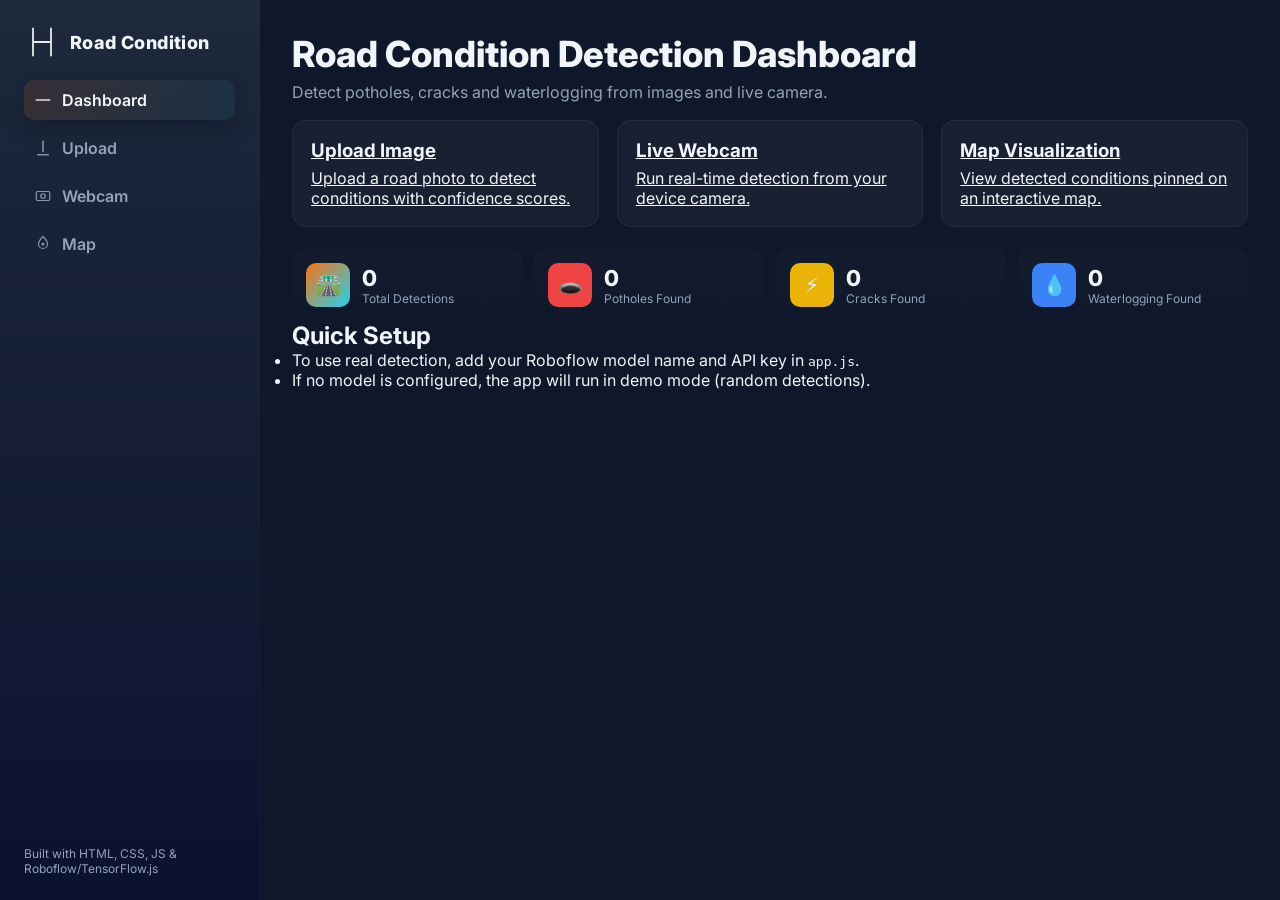
<file: road-condition-detector/index.html>
<!doctype html>
<html lang="en">
<head>
  <meta charset="utf-8" />
  <meta name="viewport" content="width=device-width,initial-scale=1" />
  <title>Road Condition Detector</title>
  <link rel="stylesheet" href="style.css" />
  <link href="https://fonts.googleapis.com/css2?family=Inter:wght@400;600;800&display=swap" rel="stylesheet">
</head>
<body>
  <aside class="sidebar">
    <div class="brand">
      <!-- simple road icon -->
      <svg viewBox="0 0 24 24" fill="none" xmlns="http://www.w3.org/2000/svg"><rect width="24" height="24" rx="4" fill="url(#g)"/><path d="M6 3v18M18 3v18M6 12h12" stroke="white" stroke-width="1.2" stroke-linecap="round" stroke-linejoin="round" opacity="0.9"/></svg>
      Road Condition
    </div>
    <nav>
      <a href="index.html" class="active"><svg viewBox="0 0 24 24" fill="none"><path d="M3 12h18" stroke="currentColor" stroke-width="2" stroke-linecap="round"/></svg>Dashboard</a>
      <a href="pages/upload.html"><svg viewBox="0 0 24 24" fill="none"><path d="M12 3v14" stroke="currentColor" stroke-width="2" stroke-linecap="round"/><path d="M5 21h14" stroke="currentColor" stroke-width="2" stroke-linecap="round"/></svg>Upload</a>
      <a href="pages/webcam.html"><svg viewBox="0 0 24 24" fill="none"><rect x="3" y="6" width="18" height="12" rx="2" stroke="currentColor" stroke-width="1.6"/><circle cx="12" cy="12" r="3" stroke="currentColor" stroke-width="1.6"/></svg>Webcam</a>
      <a href="pages/map.html"><svg viewBox="0 0 24 24" fill="none"><path d="M12 2C8 6 6 9 6 12a6 6 0 1012 0c0-3-2-6-6-10z" stroke="currentColor" stroke-width="1.6"/><circle cx="12" cy="12" r="2" fill="currentColor"/></svg>Map</a>
    </nav>
    <footer class="sidebar-footer">Built with HTML, CSS, JS & Roboflow/TensorFlow.js</footer>
  </aside>

  <main class="main">
    <header class="header">
      <h1>Road Condition Detection Dashboard</h1>
      <p class="lead">Detect potholes, cracks and waterlogging from images and live camera.</p>
    </header>

    <section class="cards">
      <a class="card" href="pages/upload.html">
        <h3>Upload Image</h3>
        <p>Upload a road photo to detect conditions with confidence scores.</p>
      </a>
      <a class="card" href="pages/webcam.html">
        <h3>Live Webcam</h3>
        <p>Run real-time detection from your device camera.</p>
      </a>
      <a class="card" href="pages/map.html">
        <h3>Map Visualization</h3>
        <p>View detected conditions pinned on an interactive map.</p>
      </a>
    </section>

    <!-- Stats -->
    <section class="stats" style="margin-top:22px">
      <div class="stat">
        <div class="icon" style="background:linear-gradient(135deg,var(--accent),var(--accent-2))">🛣️</div>
        <div>
          <div class="num" id="totalDetections">0</div>
          <div class="label">Total Detections</div>
        </div>
      </div>
      <div class="stat">
        <div class="icon" style="background:var(--danger)">🕳️</div>
        <div>
          <div class="num" id="potholesCount">0</div>
          <div class="label">Potholes Found</div>
        </div>
      </div>
      <div class="stat">
        <div class="icon" style="background:var(--warn)">⚡</div>
        <div>
          <div class="num" id="cracksCount">0</div>
          <div class="label">Cracks Found</div>
        </div>
      </div>
      <div class="stat">
        <div class="icon" style="background:var(--water)">💧</div>
        <div>
          <div class="num" id="waterCount">0</div>
          <div class="label">Waterlogging Found</div>
        </div>
      </div>
    </section>

    <section class="notes">
      <h2>Quick Setup</h2>
      <ul>
        <li>To use real detection, add your Roboflow model name and API key in <code>app.js</code>.</li>
        <li>If no model is configured, the app will run in demo mode (random detections).</li>
      </ul>
    </section>
  </main>

  <script src="app.js"></script>
</body>
</html>
</file>
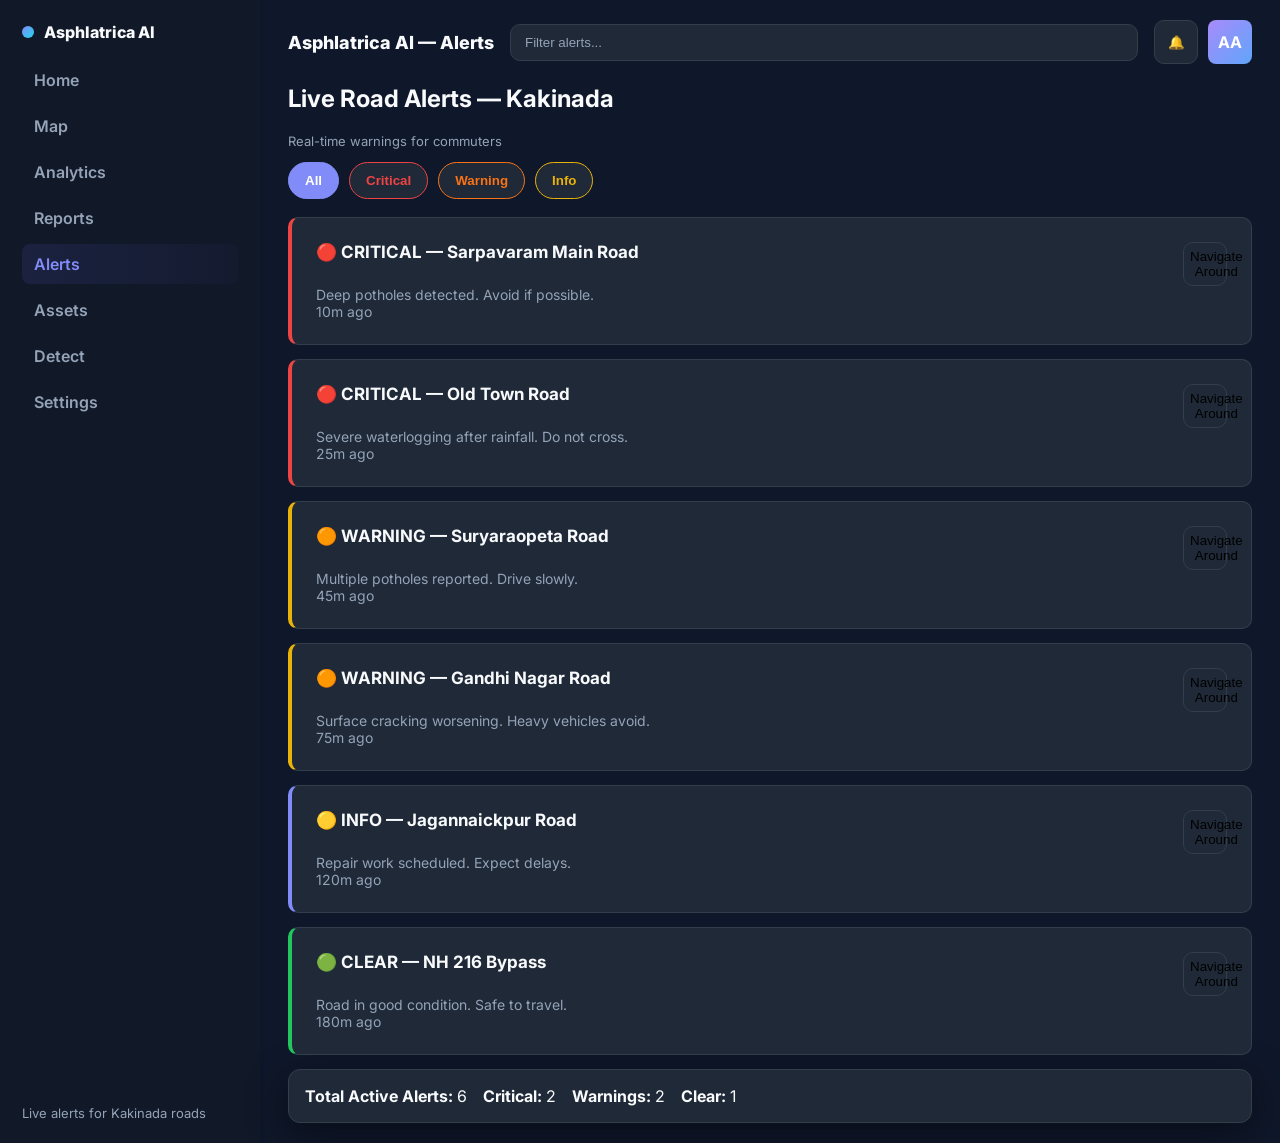
<file: roadvision-ai/alerts.html>
<!doctype html>
<html lang="en">
<head>
  <meta charset="utf-8" />
  <meta name="viewport" content="width=device-width,initial-scale=1" />
  <title>Asphlatrica AI — Alerts</title>
  <link href="https://fonts.googleapis.com/css2?family=Inter:wght@400;600;700;800&display=swap" rel="stylesheet">
  <link rel="stylesheet" href="css/style.css">
</head>
<body>
  <div class="layout">
    <aside class="sidebar">
      <div class="brand"><span class="brand-dot"></span>Asphlatrica AI</div>
      <ul class="nav-list">
        <li><a href="index.html" class="nav-link">Home</a></li>
        <li><a href="map.html" class="nav-link">Map</a></li>
        <li><a href="analytics.html" class="nav-link">Analytics</a></li>
        <li><a href="reports.html" class="nav-link">Reports</a></li>
        <li><a href="alerts.html" class="nav-link active">Alerts</a></li>
        <li><a href="assets.html" class="nav-link">Assets</a></li>
        <li><a href="detect.html" class="nav-link">Detect</a></li>
        <li><a href="settings.html" class="nav-link">Settings</a></li>
      </ul>
      <div class="sidebar-footer">Live alerts for Kakinada roads</div>
    </aside>

    <main class="main-pane">
      <div class="topbar">
        <div class="logo">Asphlatrica AI — Alerts</div>
        <input id="searchInput" class="search-input" placeholder="Filter alerts...">
        <div style="display:flex;gap:10px;align-items:center">
          <button class="icon-button" id="notifyToggle">🔔</button>
          <div class="avatar">KA</div>
        </div>
      </div>

      <h2>Live Road Alerts — Kakinada</h2>
      <p class="small">Real-time warnings for commuters</p>

      <div class="pill-tabs" style="margin-top:12px">
        <button class="pill-tab all active" data-filter="all">All</button>
        <button class="pill-tab critical" data-filter="critical">Critical</button>
        <button class="pill-tab warning" data-filter="warning">Warning</button>
        <button class="pill-tab info" data-filter="info">Info</button>
      </div>

      <div id="alertsContainer" style="margin-top:18px;display:flex;flex-direction:column;gap:14px">
        <!-- Alerts will be injected here -->
      </div>

      <div class="panel-card" style="margin-top:14px;display:flex;gap:16px;align-items:center">
        <div><strong>Total Active Alerts:</strong> <span id="totalAlerts">0</span></div>
        <div><strong>Critical:</strong> <span id="critCount">0</span></div>
        <div><strong>Warnings:</strong> <span id="warnCount">0</span></div>
        <div><strong>Clear:</strong> <span id="clearCount">0</span></div>
      </div>

    </main>
  </div>

  <script src="js/main.js"></script>
  <script>
    // Sample alert objects
    const sampleAlerts = [
      {severity:'critical',title:'Sarpavaram Main Road',msg:'Deep potholes detected. Avoid if possible.',time:10},
      {severity:'critical',title:'Old Town Road',msg:'Severe waterlogging after rainfall. Do not cross.',time:25},
      {severity:'warning',title:'Suryaraopeta Road',msg:'Multiple potholes reported. Drive slowly.',time:45},
      {severity:'warning',title:'Gandhi Nagar Road',msg:'Surface cracking worsening. Heavy vehicles avoid.',time:75},
      {severity:'info',title:'Jagannaickpur Road',msg:'Repair work scheduled. Expect delays.',time:120},
      {severity:'clear',title:'NH 216 Bypass',msg:'Road in good condition. Safe to travel.',time:180}
    ];

    // Load custom detections from local storage and prepend to sampleAlerts
    if (window.RV && window.RV.Detections) {
      const customDetections = window.RV.Detections.load();
      customDetections.forEach(d => {
        sampleAlerts.unshift({
          severity: d.severity,
          title: d.title,
          msg: d.msg,
          time: d.time || 1
        });
      });
    }

    const container = document.getElementById('alertsContainer');
    function renderAlerts(filter='all'){
      container.innerHTML='';
      const filtered = sampleAlerts.filter(a=> filter==='all' ? true : (filter==='critical'? a.severity==='critical' : filter===a.severity));
      filtered.forEach(a=>{
        const div = document.createElement('div');
        div.className = 'alert-item ' + (a.severity==='critical'? 'critical' : a.severity==='warning'? 'warning' : a.severity==='info'? 'info' : 'clear');
        div.innerHTML = `<div style='display:flex;justify-content:space-between'><div class='title'>${a.severity==='critical'? '🔴 CRITICAL': a.severity==='warning'? '🟠 WARNING': a.severity==='info'? '🟡 INFO':'🟢 CLEAR'} — ${a.title}</div><button class='icon-button nav-btn' data-road='${a.title}'>Navigate Around</button></div><div class='small'>${a.msg}</div><div class='small'>${a.time}m ago</div>`;
        container.appendChild(div);
      });

      // update stats
      document.getElementById('totalAlerts').textContent = sampleAlerts.length;
      document.getElementById('critCount').textContent = sampleAlerts.filter(a=>a.severity==='critical').length;
      document.getElementById('warnCount').textContent = sampleAlerts.filter(a=>a.severity==='warning').length;
      document.getElementById('clearCount').textContent = sampleAlerts.filter(a=>a.severity==='clear').length;
    }

    renderAlerts();

    // Filter buttons
    document.querySelectorAll('[data-filter]').forEach(btn=>{
      btn.addEventListener('click', ()=>{
        document.querySelectorAll('.pill-tab').forEach(tab=>tab.classList.remove('active'));
        btn.classList.add('active');
        renderAlerts(btn.dataset.filter);
      });
    });

    // Auto-refresh timestamps every 30 seconds (simulate by decrementing minutes)
    setInterval(()=>{
      sampleAlerts.forEach(a=>{ if(a.time<10000) a.time += 0; }); // placeholder if real-time data
      const activeFilter = document.querySelector('.pill-tab.active')?.dataset.filter || 'all';
      renderAlerts(activeFilter);
    },30000);

    // Navigation button opens Google Maps search for road
    document.addEventListener('click', (e)=>{
      if(e.target.matches('.nav-btn')){
        const road = e.target.dataset.road; const url = `https://www.google.com/maps/search/${encodeURIComponent(road + ', Kakinada')}`;
        window.open(url,'_blank');
      }
    });

    // Notification toggle (requests permission)
    document.getElementById('notifyToggle').addEventListener('click', async ()=>{
      if(!('Notification' in window)) return alert('Notifications not supported');
      const p = await Notification.requestPermission(); if(p==='granted') alert('Notifications enabled');
    });
  </script>
</body>
</html>
</file>
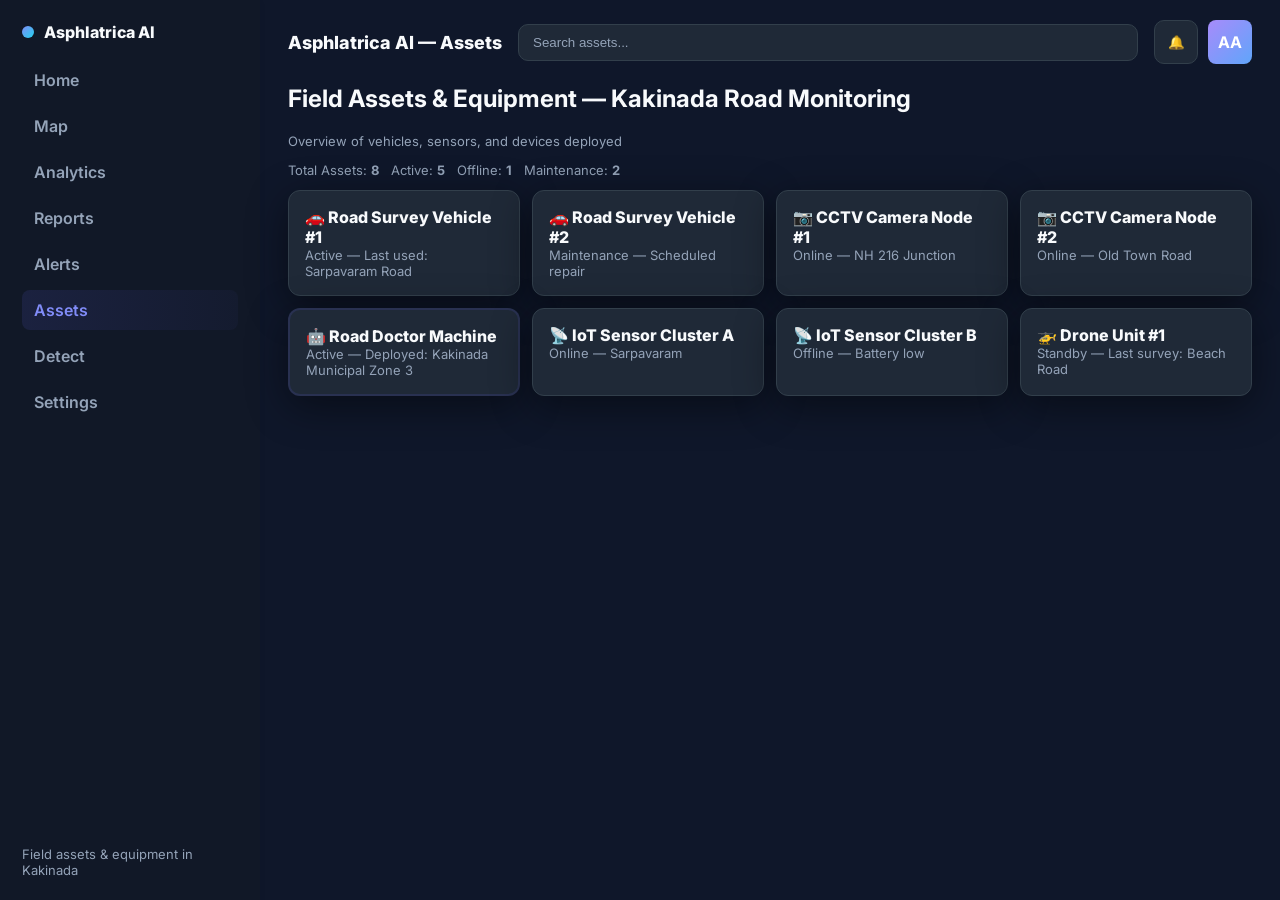
<file: roadvision-ai/assets.html>
<!doctype html>
<html lang="en">
<head>
  <meta charset="utf-8" />
  <meta name="viewport" content="width=device-width,initial-scale=1" />
  <title>Asphlatrica AI — Assets</title>
  <link href="https://fonts.googleapis.com/css2?family=Inter:wght@400;600;700;800&display=swap" rel="stylesheet">
  <link rel="stylesheet" href="css/style.css">
</head>
<body>
  <div class="layout">
    <aside class="sidebar">
      <div class="brand"><span class="brand-dot"></span>Asphlatrica AI</div>
      <ul class="nav-list">
        <li><a href="index.html" class="nav-link">Home</a></li>
        <li><a href="map.html" class="nav-link">Map</a></li>
        <li><a href="analytics.html" class="nav-link">Analytics</a></li>
        <li><a href="reports.html" class="nav-link">Reports</a></li>
        <li><a href="alerts.html" class="nav-link">Alerts</a></li>
        <li><a href="assets.html" class="nav-link active">Assets</a></li>
        <li><a href="detect.html" class="nav-link">Detect</a></li>
        <li><a href="settings.html" class="nav-link">Settings</a></li>
      </ul>
      <div class="sidebar-footer">Field assets & equipment in Kakinada</div>
    </aside>

    <main class="main-pane">
      <div class="topbar">
        <div class="logo">Asphlatrica AI — Assets</div>
        <input id="searchInput" class="search-input" placeholder="Search assets...">
        <div style="display:flex;gap:10px;align-items:center">
          <button class="icon-button">🔔</button>
          <div class="avatar">KA</div>
        </div>
      </div>

      <h2>Field Assets & Equipment — Kakinada Road Monitoring</h2>
      <p class="small">Overview of vehicles, sensors, and devices deployed</p>

      <div style="display:flex;justify-content:space-between;align-items:center;margin-top:12px">
        <div class="small">Total Assets: <strong>8</strong> &nbsp; Active: <strong>5</strong> &nbsp; Offline: <strong>1</strong> &nbsp; Maintenance: <strong>2</strong></div>
      </div>

      <div style="display:grid;grid-template-columns:repeat(4,1fr);gap:12px;margin-top:12px">
        <div class="panel-card">
          <div style="font-weight:800">🚗 Road Survey Vehicle #1</div>
          <div class="small">Active — Last used: Sarpavaram Road</div>
        </div>
        <div class="panel-card">
          <div style="font-weight:800">🚗 Road Survey Vehicle #2</div>
          <div class="small">Maintenance — Scheduled repair</div>
        </div>
        <div class="panel-card">
          <div style="font-weight:800">📷 CCTV Camera Node #1</div>
          <div class="small">Online — NH 216 Junction</div>
        </div>
        <div class="panel-card">
          <div style="font-weight:800">📷 CCTV Camera Node #2</div>
          <div class="small">Online — Old Town Road</div>
        </div>
        <div class="panel-card" style="border:2px solid rgba(99,102,241,0.14)">
          <div style="font-weight:800">🤖 Road Doctor Machine</div>
          <div class="small">Active — Deployed: Kakinada Municipal Zone 3</div>
        </div>
        <div class="panel-card">
          <div style="font-weight:800">📡 IoT Sensor Cluster A</div>
          <div class="small">Online — Sarpavaram</div>
        </div>
        <div class="panel-card">
          <div style="font-weight:800">📡 IoT Sensor Cluster B</div>
          <div class="small">Offline — Battery low</div>
        </div>
        <div class="panel-card">
          <div style="font-weight:800">🚁 Drone Unit #1</div>
          <div class="small">Standby — Last survey: Beach Road</div>
        </div>
      </div>

    </main>
  </div>

  <script src="js/main.js"></script>
</body>
</html>
</file>
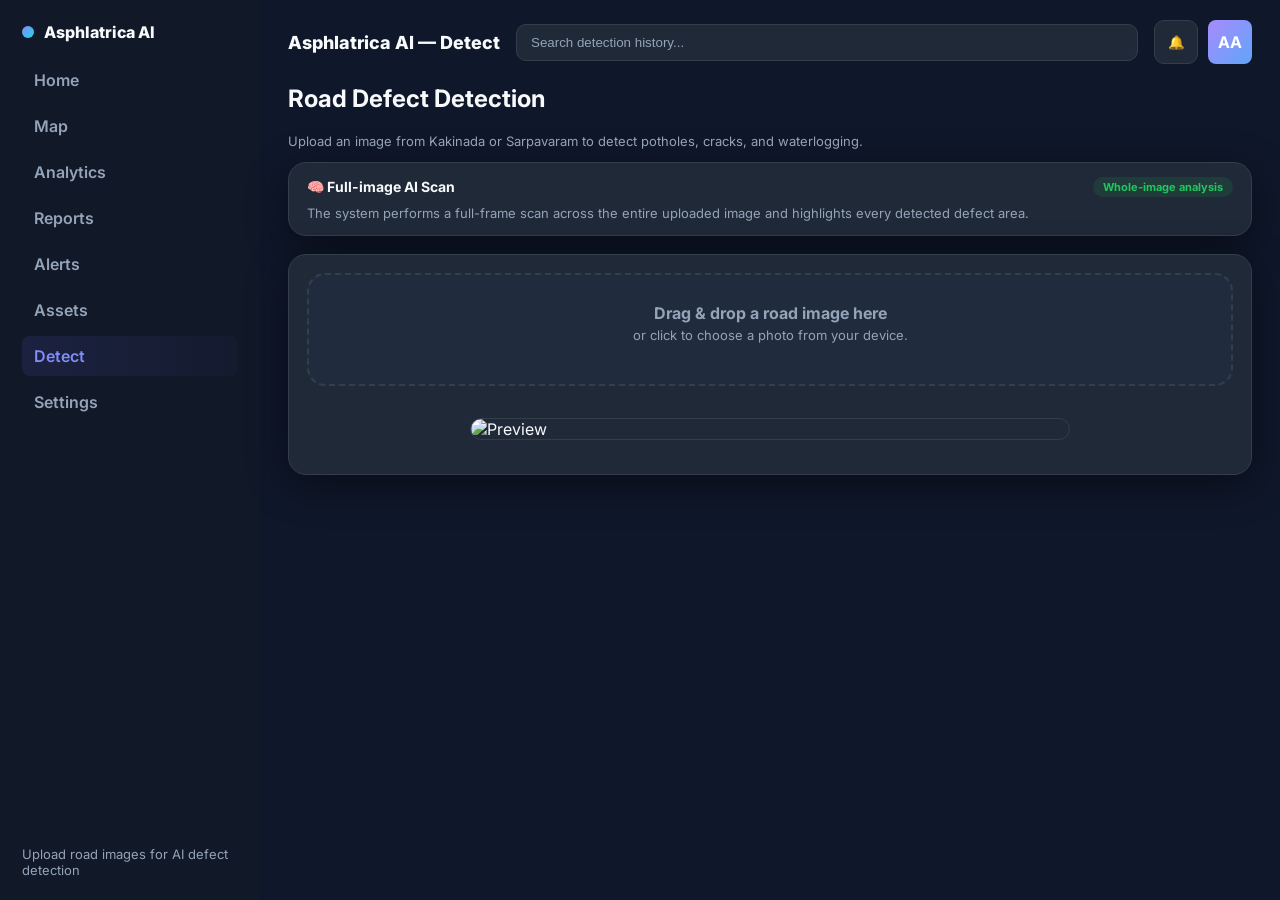
<file: roadvision-ai/detect.html>
<!doctype html>
<html lang="en">
<head>
  <meta charset="utf-8" />
  <meta name="viewport" content="width=device-width,initial-scale=1" />
  <title>Asphlatrica AI — Detect</title>
  <link href="https://fonts.googleapis.com/css2?family=Inter:wght@400;600;700;800&display=swap" rel="stylesheet">
  <link rel="stylesheet" href="css/style.css">
</head>
<body>
  <div class="layout">
    <aside class="sidebar">
      <div class="brand"><span class="brand-dot"></span>Asphlatrica AI</div>
      <ul class="nav-list">
        <li><a href="index.html" class="nav-link">Home</a></li>
        <li><a href="map.html" class="nav-link">Map</a></li>
        <li><a href="analytics.html" class="nav-link">Analytics</a></li>
        <li><a href="reports.html" class="nav-link">Reports</a></li>
        <li><a href="alerts.html" class="nav-link">Alerts</a></li>
        <li><a href="assets.html" class="nav-link">Assets</a></li>
        <li><a href="detect.html" class="nav-link active">Detect</a></li>
        <li><a href="settings.html" class="nav-link">Settings</a></li>
      </ul>
      <div class="sidebar-footer">Upload road images for AI defect detection</div>
    </aside>

    <main class="main-pane">
      <div class="topbar">
        <div class="logo">Asphlatrica AI — Detect</div>
        <input id="searchInput" class="search-input" placeholder="Search detection history...">
        <div style="display:flex;gap:10px;align-items:center">
          <button class="icon-button">🔔</button>
          <div class="avatar">KA</div>
        </div>
      </div>

      <h2>Road Defect Detection</h2>
      <p class="small">Upload an image from Kakinada or Sarpavaram to detect potholes, cracks, and waterlogging.</p>

      <div class="section-card" style="margin-bottom:18px; padding:14px 18px;">
        <h4 style="margin:0 0 8px; font-size:14px; display:flex; align-items:center; justify-content:space-between;">
          <span style="display:flex; align-items:center; gap:8px;">🧠 Full-image AI Scan</span>
          <span style="font-size:11px; font-weight:700; background:rgba(34,197,94,0.12); color:var(--good); padding:3px 10px; border-radius:12px;">Whole-image analysis</span>
        </h4>
        <p class="small" style="margin:6px 0 0; font-size:13px; color:var(--muted)">The system performs a full-frame scan across the entire uploaded image and highlights every detected defect area.</p>
      </div>

      <div class="section-card">
        <div id="uploadZone" class="upload-zone">
          <strong>Drag & drop a road image here</strong>
          <p class="small" style="margin-top: 4px;">or click to choose a photo from your device.</p>
          <input id="fileInput" type="file" accept="image/*" class="hidden">
        </div>
        
        <!-- Image & canvas overlay container -->
        <div id="previewContainer" class="hidden" style="position:relative; margin-top:16px; width:100%; max-width:600px; margin-left:auto; margin-right:auto; display:flex; justify-content:center; align-items:center;">
          <img id="previewImage" class="file-preview" alt="Preview" style="width:100%; height:auto; display:block; border-radius:14px; border:1px solid var(--border);">
          <canvas id="overlayCanvas" style="position:absolute; left:0; top:0; width:100%; height:100%; pointer-events:none; border-radius:14px;"></canvas>
        </div>

        <div style="display:flex; gap:12px; justify-content:center; margin-top:16px;">
          <button id="analyzeBtn" class="button-primary" style="display:none;">Analyze Image</button>
          <button id="resetBtn" class="button-primary" style="background:#64748b; border:none; display:none;">Upload Another</button>
        </div>
        
        <div id="progressBar" class="progress-track hidden"><div class="progress-fill" id="progressFill"></div></div>
      </div>

      <div id="resultPanel" class="section-card" style="display:none">
        <h3 style="margin-top:0; margin-bottom:12px;">Detection Results</h3>
        <div id="resultContent" class="small">Waiting for image analysis...</div>
      </div>
    </main>
  </div>

  <script src="js/main.js"></script>
  <script>
    const uploadZone = document.getElementById('uploadZone');
    const fileInput = document.getElementById('fileInput');
    const previewContainer = document.getElementById('previewContainer');
    const previewImage = document.getElementById('previewImage');
    const overlayCanvas = document.getElementById('overlayCanvas');
    const analyzeBtn = document.getElementById('analyzeBtn');
    const resetBtn = document.getElementById('resetBtn');
    const resultPanel = document.getElementById('resultPanel');
    const resultContent = document.getElementById('resultContent');
    const progressBar = document.getElementById('progressBar');
    const progressFill = document.getElementById('progressFill');

    let selectedFile = null;

    const setProgress = (percent) => {
      progressBar.classList.remove('hidden');
      progressFill.style.width = `${percent}%`;
    };

    const updateResult = (html) => {
      resultPanel.style.display = 'block';
      resultContent.innerHTML = html;
    };

    const loadPreview = (file) => {
      const reader = new FileReader();
      reader.onload = () => {
        previewImage.src = reader.result;
        previewContainer.classList.remove('hidden');
        uploadZone.classList.add('hidden');
        analyzeBtn.style.display = 'inline-block';
        resetBtn.style.display = 'inline-block';
        
        // Reset overlay and results
        const ctx = overlayCanvas.getContext('2d');
        ctx.clearRect(0, 0, overlayCanvas.width, overlayCanvas.height);
        resultPanel.style.display = 'none';
        progressBar.classList.add('hidden');
        progressFill.style.width = '0%';
        
        // Set canvas internal resolution to match image dimensions
        previewImage.onload = () => {
          overlayCanvas.width = previewImage.naturalWidth;
          overlayCanvas.height = previewImage.naturalHeight;
          overlayCanvas.style.width = previewImage.clientWidth + 'px';
          overlayCanvas.style.height = previewImage.clientHeight + 'px';
        };
      };
      reader.readAsDataURL(file);
    };

    uploadZone.addEventListener('click', () => fileInput.click());
    uploadZone.addEventListener('dragover', (e) => { e.preventDefault(); uploadZone.classList.add('dragover'); });
    uploadZone.addEventListener('dragleave', () => uploadZone.classList.remove('dragover'));
    uploadZone.addEventListener('drop', (e) => {
      e.preventDefault(); uploadZone.classList.remove('dragover');
      const file = e.dataTransfer.files[0];
      if(file && file.type.startsWith('image/')){
        selectedFile = file; loadPreview(file);
      }
    });

    fileInput.addEventListener('change', () => {
      const file = fileInput.files[0];
      if(file && file.type.startsWith('image/')){
        selectedFile = file; loadPreview(file);
      }
    });

    resetBtn.addEventListener('click', () => {
      selectedFile = null;
      fileInput.value = '';
      previewContainer.classList.add('hidden');
      uploadZone.classList.remove('hidden');
      analyzeBtn.style.display = 'none';
      resetBtn.style.display = 'none';
      resultPanel.style.display = 'none';
      progressBar.classList.add('hidden');
      progressFill.style.width = '0%';
    });

    // Simulated local detections for Demo Mode
    const runDemoDetections = (imgWidth, imgHeight) => {
      const classes = ['Pothole', 'Crack', 'Waterlogging'];
      const count = Math.floor(Math.random() * 2) + 2; // 2 or 3 detections for a more complete scan
      const preds = [];
      
      for (let i = 0; i < count; i++) {
        const cls = classes[Math.floor(Math.random() * classes.length)];
        const confidence = 0.68 + Math.random() * 0.28;
        
        // bounding boxes coordinates use center-based x, y
        const w = Math.round(imgWidth * (0.15 + Math.random() * 0.15));
        const h = Math.round(imgHeight * (0.08 + Math.random() * 0.12));
        const x = Math.round(w / 2 + Math.random() * (imgWidth - w));
        const y = Math.round(h / 2 + Math.random() * (imgHeight - h));
        
        preds.push({
          class: cls,
          confidence: confidence,
          x: x,
          y: y,
          width: w,
          height: h
        });
      }
      return preds;
    };

    // Helper coordinates for active roads in Kakinada
    const kakinadaRoads = [
      { name: 'Sarpavaram Main Road', coords: [17.0101, 82.2420] },
      { name: 'Kakinada–Rajahmundry Highway', coords: [17.045, 82.225] },
      { name: 'NH 216 Bypass', coords: [16.995, 82.260] },
      { name: 'Old Town Road', coords: [17.003, 82.234] },
      { name: 'Jagannaickpur Road', coords: [17.020, 82.220] },
      { name: 'Suryaraopeta Road', coords: [17.025, 82.235] },
      { name: 'Gandhi Nagar Road', coords: [17.015, 82.215] }
    ];

    const drawPredictions = (predictions) => {
      const ctx = overlayCanvas.getContext('2d');
      ctx.clearRect(0, 0, overlayCanvas.width, overlayCanvas.height);
      
      predictions.forEach(pred => {
        const w = pred.width;
        const h = pred.height;
        const left = pred.x - w / 2;
        const top = pred.y - h / 2;
        
        let color = '#ef4444'; // Red for Pothole
        if (pred.class.toLowerCase().includes('crack')) {
          color = '#f97316'; // Orange for Crack
        } else if (pred.class.toLowerCase().includes('water')) {
          color = '#3b82f6'; // Blue for Waterlogging
        }
        
        // Draw box outline with width proportional to image size
        ctx.strokeStyle = color;
        ctx.lineWidth = Math.max(3, Math.round(overlayCanvas.width * 0.005));
        ctx.strokeRect(left, top, w, h);
        
        // Draw label background card
        ctx.fillStyle = color;
        const labelText = `${pred.class} (${Math.round(pred.confidence * 100)}%)`;
        ctx.font = `bold ${Math.max(13, Math.round(overlayCanvas.width * 0.02))}px 'Inter', sans-serif`;
        const textMetrics = ctx.measureText(labelText);
        const labelHeight = Math.max(16, Math.round(overlayCanvas.width * 0.024));
        
        // Place text box above the bbox or inside if it overflows screen
        const textTop = top - labelHeight - 6 > 0 ? top - labelHeight - 6 : top;
        ctx.fillRect(left, textTop, textMetrics.width + 12, labelHeight + 6);
        
        // Draw text label
        ctx.fillStyle = '#ffffff';
        ctx.fillText(labelText, left + 6, textTop + labelHeight);
      });
    };

    analyzeBtn.addEventListener('click', async () => {
      if(!selectedFile) return alert('Please upload an image first.');
      analyzeBtn.disabled = true;
      analyzeBtn.textContent = 'Analyzing...';
      
      try {
        updateResult('Uploading image and running AI models...');
        setProgress(20);

        let predictions = [];
        const modelName = 'Asphlatrica AI Local Scan';
        await new Promise(resolve => setTimeout(resolve, 800));
        setProgress(55);
        predictions = runDemoDetections(overlayCanvas.width, overlayCanvas.height);
        await new Promise(resolve => setTimeout(resolve, 400));

        setProgress(90);
        
        if (predictions.length === 0) {
          updateResult(`
            <div style="text-align:center; padding:16px;">
              <span style="font-size:24px;">🟢</span>
              <h4 style="margin:8px 0 4px;">No defects detected</h4>
              <p class="small" style="margin:0;">This road section is in good condition.</p>
            </div>
          `);
          drawPredictions([]);
        } else {
          // Draw bounding boxes on canvas overlay
          drawPredictions(predictions);

          // Add to Global LocalStorage Detections to sync map and alert list!
          predictions.forEach(pred => {
            const randomRoad = kakinadaRoads[Math.floor(Math.random() * kakinadaRoads.length)];
            const newDefectAlert = {
              id: Date.now() + Math.random(),
              severity: pred.class.toLowerCase().includes('pothole') ? 'critical' : pred.class.toLowerCase().includes('crack') ? 'warning' : 'info',
              title: randomRoad.name,
              msg: `${pred.class} defect detected with ${Math.round(pred.confidence * 100)}% confidence during AI analysis.`,
              time: 1, // 1 minute ago
              date: new Date().toISOString(),
              coords: randomRoad.coords,
              condition: pred.class.toLowerCase().includes('pothole') ? 'poor' : pred.class.toLowerCase().includes('crack') ? 'moderate' : 'poor',
              issue: pred.class
            };
            
            if (window.RV && window.RV.Detections) {
              window.RV.Detections.add(newDefectAlert);
            }
          });

          // Render beautiful result list
          const list = predictions.map(pred => {
            let color = 'var(--poor)';
            let icon = '🔴';
            if (pred.class.toLowerCase().includes('crack')) {
              color = 'var(--moderate)';
              icon = '🟠';
            } else if (pred.class.toLowerCase().includes('water')) {
              color = 'var(--accent)';
              icon = '🔵';
            }

            return `
              <div style="margin-bottom:10px; padding:12px; border-radius:14px; border:1px solid var(--border); background:var(--bg); display:flex; justify-content:space-between; align-items:center;">
                <div>
                  <strong style="color:${color}">${icon} ${pred.class}</strong> &middot; ${Math.round(pred.confidence*100)}%<br>
                  <span class="small" style="color:var(--muted)">Defect box: Center [${pred.x.toFixed(0)}, ${pred.y.toFixed(0)}] &middot; Size ${pred.width.toFixed(0)}x${pred.height.toFixed(0)} px</span>
                </div>
                <span class="badge" style="background:rgba(99,102,241,0.08); color:var(--accent); font-size:11px;">Kakinada</span>
              </div>
            `;
          }).join('');

          updateResult(`
            <div style="margin-bottom:14px; display:flex; justify-content:space-between; align-items:center;">
              <div><strong>🎉 ${predictions.length} defect${predictions.length > 1 ? 's' : ''} successfully detected</strong></div>
              <span style="font-size:11px; background:rgba(99,102,241,0.06); padding:4px 10px; border-radius:12px;">Model: ${modelName}</span>
            </div>
            <div style="margin-top:12px;">${list}</div>
            <div class="small" style="margin-top:14px; padding:8px 12px; background:rgba(34,197,94,0.08); color:var(--good); border-radius:10px; text-align:center;">
              💾 <strong>Saved!</strong> Defect logs added to home map and alerts list.
            </div>
          `);
        }
        
        setProgress(100);
        setTimeout(() => progressBar.classList.add('hidden'), 800);
      } catch(err) {
        updateResult(`
          <div style="color:var(--poor); text-align:center; padding:12px;">
            ⚠️ <strong>Error during analysis:</strong><br>
            <span class="small">${err.message || 'Please verify your network connection and try again.'}</span>
          </div>
        `);
        console.error(err);
        progressBar.classList.add('hidden');
      }
      
      analyzeBtn.disabled = false;
      analyzeBtn.textContent = 'Analyze Image';
    });
  </script>
</body>
</html>
</file>
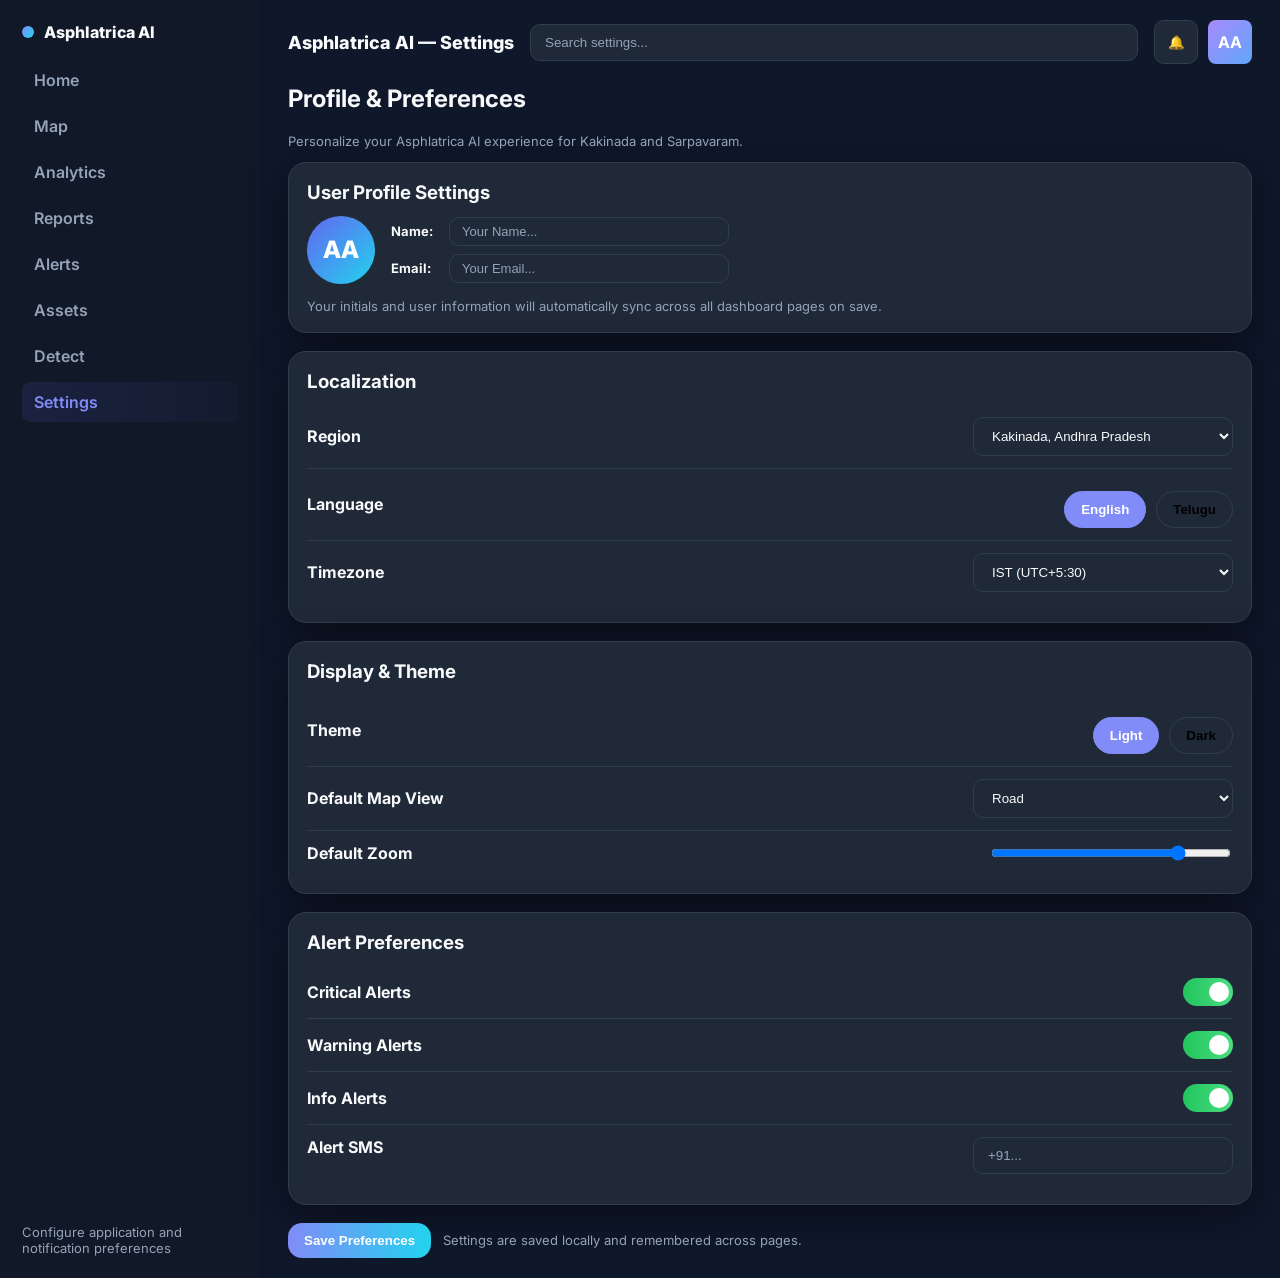
<file: roadvision-ai/settings.html>
<!doctype html>
<html lang="en">
<head>
  <meta charset="utf-8" />
  <meta name="viewport" content="width=device-width,initial-scale=1" />
  <title>Asphlatrica AI — Settings</title>
  <link href="https://fonts.googleapis.com/css2?family=Inter:wght@400;600;700;800&display=swap" rel="stylesheet">
  <link rel="stylesheet" href="css/style.css">
</head>
<body>
  <div class="layout">
    <aside class="sidebar">
      <div class="brand"><span class="brand-dot"></span>Asphlatrica AI</div>
      <ul class="nav-list">
        <li><a href="index.html" class="nav-link">Home</a></li>
        <li><a href="map.html" class="nav-link">Map</a></li>
        <li><a href="analytics.html" class="nav-link">Analytics</a></li>
        <li><a href="reports.html" class="nav-link">Reports</a></li>
        <li><a href="alerts.html" class="nav-link">Alerts</a></li>
        <li><a href="assets.html" class="nav-link">Assets</a></li>
        <li><a href="detect.html" class="nav-link">Detect</a></li>
        <li><a href="settings.html" class="nav-link active">Settings</a></li>
      </ul>
      <div class="sidebar-footer">Configure application and notification preferences</div>
    </aside>

    <main class="main-pane">
      <div class="topbar">
        <div class="logo">Asphlatrica AI — Settings</div>
        <input id="searchInput" class="search-input" placeholder="Search settings...">
        <div style="display:flex;gap:10px;align-items:center">
          <button class="icon-button">🔔</button>
          <div class="avatar">KA</div>
        </div>
      </div>

      <h2>Profile & Preferences</h2>
      <p class="small">Personalize your Asphlatrica AI experience for Kakinada and Sarpavaram.</p>

      <div class="section-card">
        <h3>User Profile Settings</h3>
        <div class="profile-header" style="gap:16px; display:flex; align-items:center;">
          <div class="profile-avatar" id="settingsAvatar">KA</div>
          <div style="flex:1; display:flex; flex-direction:column; gap:8px;">
            <div style="display:flex; align-items:center; gap:8px;">
              <span style="font-size:13px; font-weight:700; width:50px;">Name:</span>
              <input id="userNameInput" class="search-input" placeholder="Your Name..." style="flex:1; max-width:280px; padding:6px 12px; font-size:13px;">
            </div>
            <div style="display:flex; align-items:center; gap:8px;">
              <span style="font-size:13px; font-weight:700; width:50px;">Email:</span>
              <input id="userEmailInput" class="search-input" placeholder="Your Email..." style="flex:1; max-width:280px; padding:6px 12px; font-size:13px;">
            </div>
          </div>
        </div>
        <div class="small" style="margin-top:14px">Your initials and user information will automatically sync across all dashboard pages on save.</div>
      </div>

      <div class="section-card">
        <h3>Localization</h3>
        <div class="setting-row">
          <label>Region</label>
          <select id="citySelect" class="search-input" style="max-width:260px"><option>Kakinada, Andhra Pradesh</option></select>
        </div>
        <div class="setting-row">
          <label>Language</label>
          <div class="pill-group" id="langGroup">
            <button type="button" class="pill-option" data-value="English">English</button>
            <button type="button" class="pill-option" data-value="Telugu">Telugu</button>
          </div>
        </div>
        <div class="setting-row">
          <label>Timezone</label>
          <select id="tzSelect" class="search-input" style="max-width:260px"><option>IST (UTC+5:30)</option></select>
        </div>
      </div>

      <div class="section-card">
        <h3>Display & Theme</h3>
        <div class="setting-row">
          <label>Theme</label>
          <div class="pill-group" id="themeGroup">
            <button type="button" class="pill-option" data-value="light">Light</button>
            <button type="button" class="pill-option" data-value="dark">Dark</button>
          </div>
        </div>
        <div class="setting-row">
          <label>Default Map View</label>
          <select id="mapView" class="search-input" style="max-width:260px"><option>Road</option><option>Satellite</option></select>
        </div>
        <div class="setting-row">
          <label>Default Zoom</label>
          <input id="zoomRange" type="range" min="5" max="15" value="13" style="width:240px">
        </div>
      </div>

      <div class="section-card">
        <h3>Alert Preferences</h3>
        <div class="setting-row"><label>Critical Alerts</label><label class="toggle-switch"><input type="checkbox" id="prefCritical" checked><span class="toggle-slider"></span></label></div>
        <div class="setting-row"><label>Warning Alerts</label><label class="toggle-switch"><input type="checkbox" id="prefWarning" checked><span class="toggle-slider"></span></label></div>
        <div class="setting-row"><label>Info Alerts</label><label class="toggle-switch"><input type="checkbox" id="prefInfo" checked><span class="toggle-slider"></span></label></div>
        <div class="setting-row" style="align-items:flex-start"><label>Alert SMS</label><input id="smsNumber" class="search-input" placeholder="+91..." style="max-width:260px"></div>
      </div>

      <div style="display:flex;flex-wrap:wrap;gap:12px;align-items:center;margin-top:12px">
        <button id="saveSettings" class="button-primary">Save Preferences</button>
        <div class="small">Settings are saved locally and remembered across pages.</div>
      </div>

    </main>
  </div>

  <script src="js/main.js"></script>
  <script>
    const s = RV.Settings.load();
    const langButtons = document.querySelectorAll('#langGroup .pill-option');
    const themeButtons = document.querySelectorAll('#themeGroup .pill-option');
    const setActiveOption = (buttons, value) => {
      buttons.forEach(btn=> btn.classList.toggle('active', btn.dataset.value===value));
    };

    document.getElementById('citySelect').value = s.city || 'Kakinada, Andhra Pradesh';
    document.getElementById('tzSelect').value = s.timezone || 'IST (UTC+5:30)';
    document.getElementById('zoomRange').value = s.zoom || 13;
    document.getElementById('mapView').value = s.mapView || 'Road';
    document.getElementById('smsNumber').value = s.sms || '';
    setActiveOption(langButtons, s.lang || 'English');
    setActiveOption(themeButtons, s.theme || 'light');

    themeButtons.forEach(btn=> btn.addEventListener('click', ()=>{
      setActiveOption(themeButtons, btn.dataset.value);
      if (window.RV && window.RV.applyTheme) {
        window.RV.applyTheme(btn.dataset.value);
      }
    }));
    langButtons.forEach(btn=> btn.addEventListener('click', ()=>{
      setActiveOption(langButtons, btn.dataset.value);
    }));

    document.getElementById('saveSettings').addEventListener('click', ()=>{
      const selectedLang = document.querySelector('#langGroup .pill-option.active')?.dataset.value || 'English';
      const selectedTheme = document.querySelector('#themeGroup .pill-option.active')?.dataset.value || 'light';
      const obj = {
        city: document.getElementById('citySelect').value,
        lang: selectedLang,
        theme: selectedTheme,
        timezone: document.getElementById('tzSelect').value,
        zoom: document.getElementById('zoomRange').value,
        mapView: document.getElementById('mapView').value,
        sms: document.getElementById('smsNumber').value,
        name: document.getElementById('userNameInput').value.trim(),
        email: document.getElementById('userEmailInput').value.trim()
      };
      RV.Settings.save(obj);
      if (window.RV && window.RV.applyUserProfile) {
        window.RV.applyUserProfile();
      }
      alert('Preferences saved successfully! Profile and theme details have been updated.');
    });
    if (window.RV && window.RV.applyUserProfile) {
      window.RV.applyUserProfile();
    }
  </script>
</body>
</html>
</file>
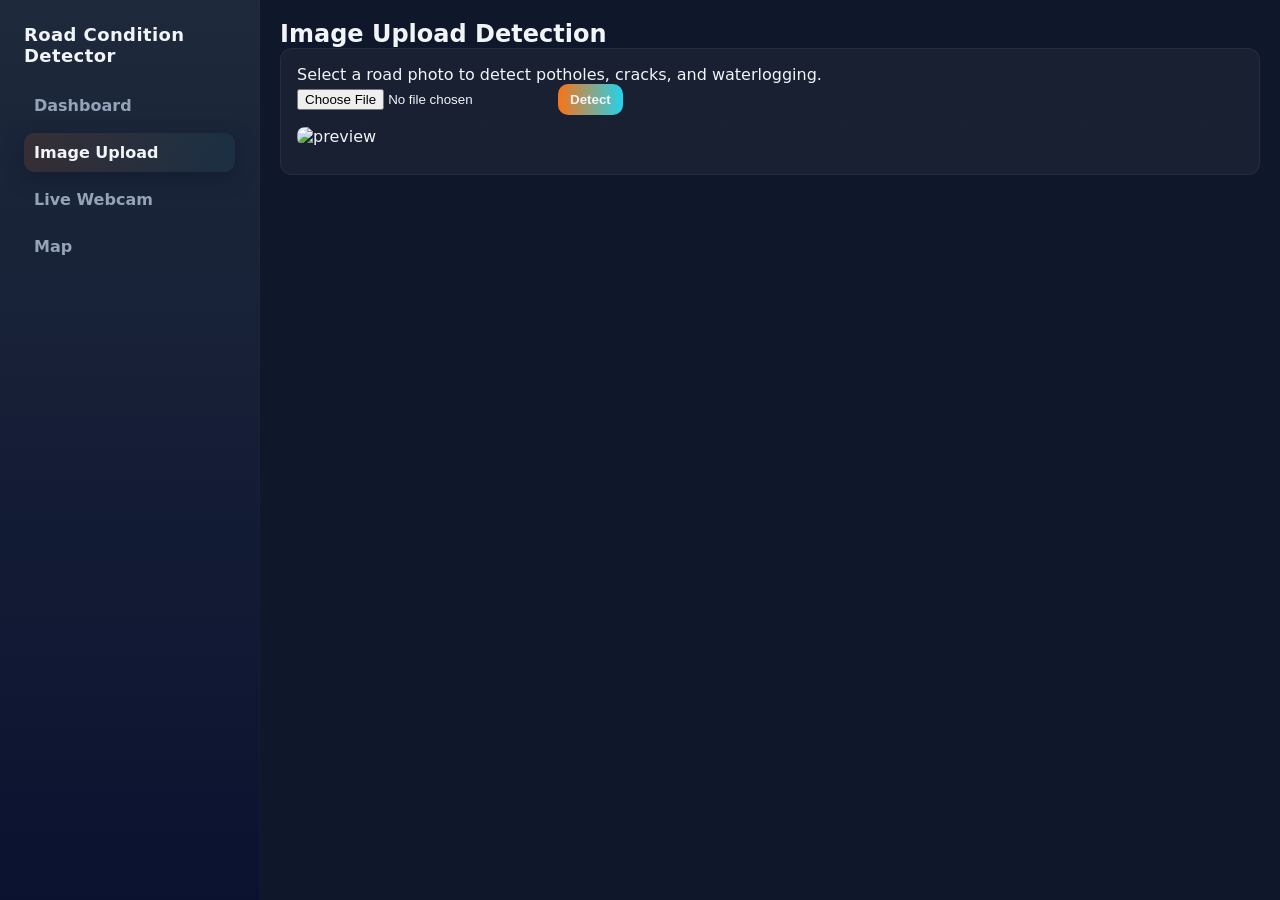
<file: road-condition-detector/pages/upload.html>
<!doctype html>
<html lang="en">
<head>
  <meta charset="utf-8" />
  <meta name="viewport" content="width=device-width,initial-scale=1" />
  <title>Upload - Road Condition Detector</title>
  <link rel="stylesheet" href="../style.css" />
</head>
<body>
  <aside class="sidebar">
    <div class="brand">Road Condition Detector</div>
    <nav>
      <a href="../index.html">Dashboard</a>
      <a href="upload.html" class="active">Image Upload</a>
      <a href="webcam.html">Live Webcam</a>
      <a href="map.html">Map</a>
    </nav>
  </aside>

  <main class="main page">
    <h2>Image Upload Detection</h2>
    <div class="panel">
      <p>Select a road photo to detect potholes, cracks, and waterlogging.</p>
      <div class="controls">
        <input id="fileInput" type="file" accept="image/*" />
        <button id="detectBtn">Detect</button>
      </div>
      <div style="position:relative;margin-top:12px">
        <img id="preview" class="preview" alt="preview" />
        <canvas id="overlay" class="overlay-canvas"></canvas>
      </div>
      <div class="results" id="results"></div>
    </div>
  </main>

  <script src="../app.js"></script>
  <script>
    // Page script: handle file input and call RCD.detectFile
    const fileInput = document.getElementById('fileInput');
    const detectBtn = document.getElementById('detectBtn');
    const preview = document.getElementById('preview');
    const overlay = document.getElementById('overlay');
    const results = document.getElementById('results');
    let currentFile = null;

    fileInput.addEventListener('change', e=>{ currentFile = e.target.files[0]; if(currentFile){ preview.src = URL.createObjectURL(currentFile); preview.onload = ()=>{ overlay.width = preview.width; overlay.height = preview.height; }; }});

    detectBtn.addEventListener('click', async ()=>{
      if(!currentFile){ alert('Choose an image first'); return; }
      detectBtn.disabled = true; detectBtn.textContent='Detecting...';
      try{
        const res = await window.RCD.detectFile(currentFile);
        // draw boxes
        const ctx = overlay.getContext('2d'); ctx.clearRect(0,0,overlay.width,overlay.height); ctx.strokeStyle='red'; ctx.lineWidth=2; ctx.font='14px Arial';
        results.innerHTML='';
        for(const p of res.predictions){
          // scale coordinates if needed (res.width corresponds to natural or canvas width used by detector)
          const scaleX = overlay.width / res.width; const scaleY = overlay.height / res.height;
          const x = p.x * scaleX; const y = p.y * scaleY; const w = p.w * scaleX; const h = p.h * scaleY;
          ctx.strokeStyle = p.label==='pothole'? 'red': p.label==='crack'? 'orange':'blue';
          ctx.strokeRect(x,y,w,h);
          ctx.fillStyle = ctx.strokeStyle; ctx.fillText(`${p.label} (${(p.confidence*100).toFixed(0)}%)`, x+4, y+14);
          const div = document.createElement('div'); div.className='result-item'; div.textContent = `${p.label} — ${(p.confidence*100).toFixed(1)}%`;
          results.appendChild(div);
          // save detection without coords (user can pin on map later)
          const det = {label:p.label,confidence:p.confidence,src:URL.createObjectURL(currentFile),time:window.RCD.nowISO()};
          window.RCD.saveDetection(det);
        }
      }catch(err){ alert('Detection error: '+err.message); }
      detectBtn.disabled=false; detectBtn.textContent='Detect';
    });
  </script>
</body>
</html>
</file>
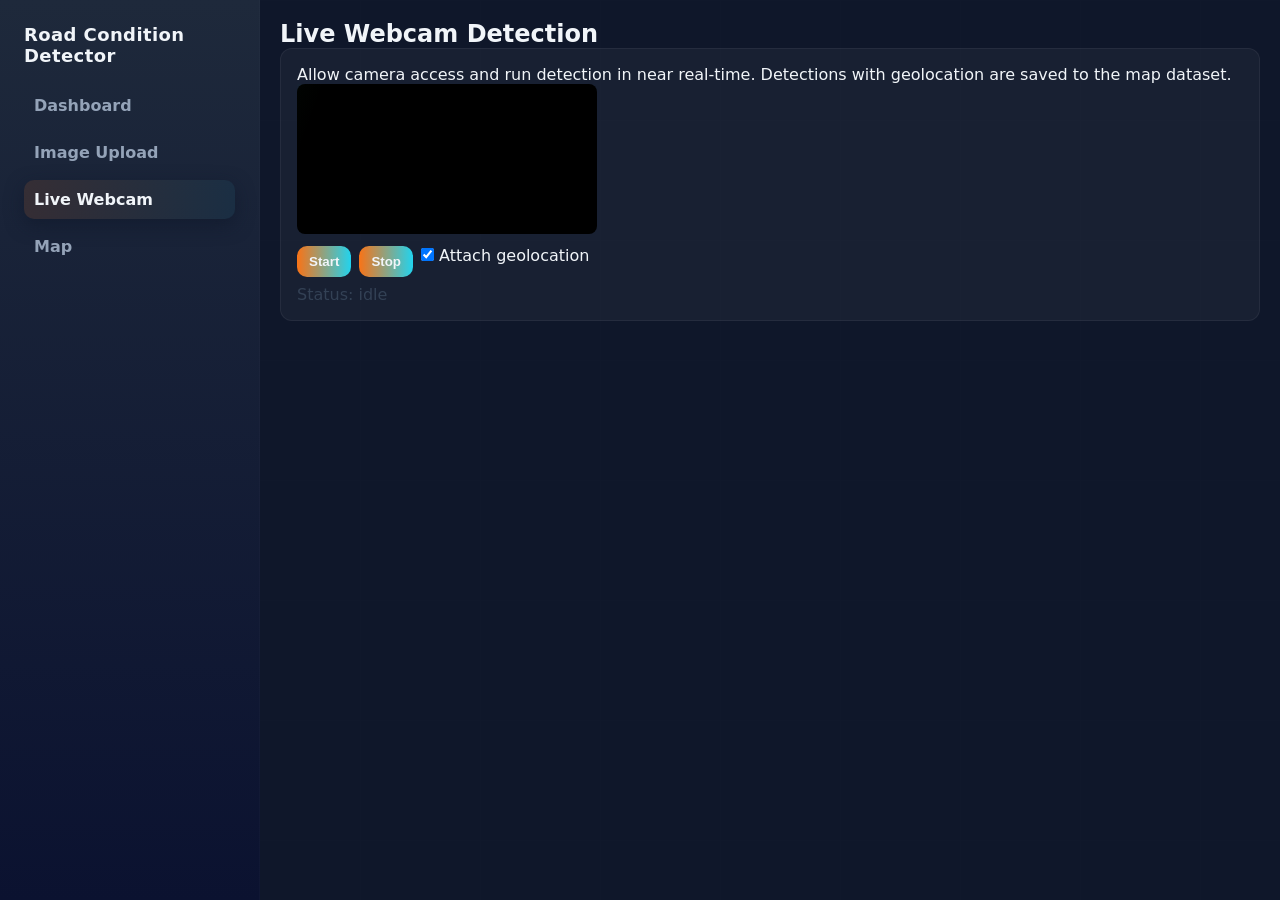
<file: road-condition-detector/pages/webcam.html>
<!doctype html>
<html lang="en">
<head>
  <meta charset="utf-8" />
  <meta name="viewport" content="width=device-width,initial-scale=1" />
  <title>Webcam - Road Condition Detector</title>
  <link rel="stylesheet" href="../style.css" />
</head>
<body>
  <aside class="sidebar">
    <div class="brand">Road Condition Detector</div>
    <nav>
      <a href="../index.html">Dashboard</a>
      <a href="upload.html">Image Upload</a>
      <a href="webcam.html" class="active">Live Webcam</a>
      <a href="map.html">Map</a>
    </nav>
  </aside>

  <main class="main page">
    <h2>Live Webcam Detection</h2>
    <div class="panel">
      <p>Allow camera access and run detection in near real-time. Detections with geolocation are saved to the map dataset.</p>
      <div style="position:relative">
        <video id="video" autoplay playsinline style="max-width:100%;border-radius:8px;background:#000"></video>
        <canvas id="vOverlay" class="overlay-canvas"></canvas>
        <div class="scan-overlay"><div class="sweep"></div></div>
      </div>
      <div style="margin-top:8px;display:flex;gap:8px">
        <button id="startBtn">Start</button>
        <button id="stopBtn" disabled>Stop</button>
        <label><input id="geoCb" type="checkbox" checked /> Attach geolocation</label>
      </div>
      <div id="wstats" style="margin-top:8px;color:#334155">Status: idle</div>
    </div>
  </main>

  <script src="../app.js"></script>
  <script>
    const video = document.getElementById('video');
    const overlay = document.getElementById('vOverlay');
    const startBtn = document.getElementById('startBtn');
    const stopBtn = document.getElementById('stopBtn');
    const wstats = document.getElementById('wstats');
    const geoCb = document.getElementById('geoCb');
    let stream=null, intervalId=null;

    async function startCamera(){
      stream = await navigator.mediaDevices.getUserMedia({video:{facingMode:'environment'}, audio:false});
      video.srcObject = stream;
      await video.play();
      overlay.width = video.videoWidth; overlay.height = video.videoHeight;
    }

    async function startDetection(){
      try{
        await startCamera();
      }catch(e){ alert('Camera error: '+e.message); return; }
      startBtn.disabled=true; stopBtn.disabled=false; wstats.textContent='Status: running';
      intervalId = setInterval(async ()=>{
        try{
          const res = await window.RCD.detectVideoFrame(video);
          const ctx = overlay.getContext('2d'); ctx.clearRect(0,0,overlay.width,overlay.height);
          for(const p of res.predictions){
            ctx.strokeStyle = p.label==='pothole'? 'red': p.label==='crack'? 'orange':'blue'; ctx.lineWidth=3; ctx.strokeRect(p.x,p.y,p.w,p.h);
            ctx.fillStyle = ctx.strokeStyle; ctx.fillText(`${p.label} ${(p.confidence*100).toFixed(0)}%`, p.x+6, p.y+14);
            // attach location if enabled
            if(geoCb.checked && navigator.geolocation){
              navigator.geolocation.getCurrentPosition((pos)=>{
                const lat=pos.coords.latitude, lng=pos.coords.longitude;
                window.RCD.saveDetection({label:p.label,confidence:p.confidence,lat,lng,time:window.RCD.nowISO()});
              });
            } else {
              window.RCD.saveDetection({label:p.label,confidence:p.confidence,time:window.RCD.nowISO()});
            }
          }
        }catch(err){ console.warn('frame detect error',err); }
      }, 1200);
    }

    function stopDetection(){
      clearInterval(intervalId); intervalId=null; wstats.textContent='Status: stopped'; startBtn.disabled=false; stopBtn.disabled=true;
      if(stream){ stream.getTracks().forEach(t=>t.stop()); video.srcObject=null; stream=null; }
    }

    startBtn.addEventListener('click', startDetection);
    stopBtn.addEventListener('click', stopDetection);
  </script>
</body>
</html>
</file>
<file: road-condition-detector/style.css>
/* Design system and reset */
*{box-sizing:border-box;margin:0;padding:0}
:root{
  --bg:#0f172a; /* deep dark navy */
  --sidebar:#1e293b; /* dark slate */
  --accent:#f97316; /* construction orange */
  --accent-2:#22d3ee; /* cyan */
  --success:#22c55e;
  --warn:#eab308;
  --danger:#ef4444;
  --water:#3b82f6;
  --text:#f1f5f9;
  --muted:#94a3b8;
  --glass: rgba(255,255,255,0.04);
  --glass-border: rgba(255,255,255,0.06);
  --sidebar-width:260px;
}
body{font-family:Inter,system-ui,Segoe UI,Roboto,Helvetica,Arial,sans-serif;background:var(--bg);color:var(--text);-webkit-font-smoothing:antialiased}

/* subtle map-like grid background */
body::before{
  content:"";position:fixed;inset:0;pointer-events:none;background-image:linear-gradient(rgba(255,255,255,0.02) 1px, transparent 1px), linear-gradient(90deg, rgba(255,255,255,0.02) 1px, transparent 1px);background-size:120px 120px,120px 120px;opacity:0.6;mix-blend-mode:overlay}

/* Sidebar */
.sidebar{position:fixed;left:0;top:0;bottom:0;width:var(--sidebar-width);background:linear-gradient(180deg,var(--sidebar),#0b1230);padding:24px;display:flex;flex-direction:column;gap:20px;border-right:1px solid rgba(255,255,255,0.02)}
.brand{font-weight:800;font-size:18px;letter-spacing:0.4px;display:flex;align-items:center;gap:10px}
.brand svg{width:36px;height:36px}
.sidebar nav{display:flex;flex-direction:column;gap:8px}
.sidebar a{color:var(--muted);text-decoration:none;padding:10px;border-radius:10px;display:flex;align-items:center;gap:10px;font-weight:600}
.sidebar a svg{width:18px;height:18px;opacity:0.9}
.sidebar a:hover{background:rgba(255,255,255,0.02);color:var(--text)}
.sidebar a.active{background:linear-gradient(90deg, rgba(249,115,22,0.12), rgba(34,211,238,0.06));color:var(--text);box-shadow:0 6px 18px rgba(15,23,42,0.6)}
.sidebar-footer{margin-top:auto;font-size:12px;color:var(--muted)}

/* Main layout */
.main{margin-left:var(--sidebar-width);padding:32px}
.header h1{font-size:36px;margin-bottom:6px;color:var(--text);font-weight:800}
.lead{color:var(--muted);margin-bottom:8px}

/* Glass cards */
.cards{display:grid;grid-template-columns:repeat(auto-fit,minmax(220px,1fr));gap:18px;margin-top:18px}
.card{background:var(--glass);backdrop-filter: blur(8px);-webkit-backdrop-filter: blur(8px);border:1px solid var(--glass-border);padding:18px;border-radius:14px;color:var(--text);transition:transform .22s ease,box-shadow .22s ease}
.card:hover{transform:translateY(-6px);box-shadow:0 10px 30px rgba(2,6,23,0.6)}
.card h3{margin-bottom:6px}

/* Stat cards specific */
.stats{display:grid;grid-template-columns:repeat(4,1fr);gap:12px;margin-top:18px}
.stat{background:linear-gradient(180deg, rgba(255,255,255,0.02), transparent);padding:14px;border-radius:12px;display:flex;align-items:center;gap:12px}
.stat .icon{width:44px;height:44px;border-radius:10px;display:grid;place-items:center;font-size:20px}
.stat .num{font-size:22px;font-weight:800}
.stat .label{color:var(--muted);font-size:12px}

/* Buttons */
button{background:linear-gradient(90deg,var(--accent),var(--accent-2));border:none;color:var(--text);padding:8px 12px;border-radius:10px;cursor:pointer;font-weight:700;transition:transform .15s ease,opacity .15s}
button:hover{transform:translateY(-3px);opacity:0.98}

/* Panels */
.page{padding:20px}
.panel{background:var(--glass);padding:16px;border-radius:12px;border:1px solid var(--glass-border)}
.content-row{display:flex;gap:20px}

/* Upload / webcam */
.preview{max-width:100%;border-radius:8px;display:block}
.controls{display:flex;gap:8px;align-items:center}
.overlay-canvas{position:absolute;left:0;top:0}

/* Scanning overlay for webcam - green sweeping line */
.scan-overlay{position:absolute;left:0;top:0;width:100%;height:100%;pointer-events:none;overflow:hidden}
.scan-overlay .sweep{position:absolute;left:-40%;top:0;width:40%;height:100%;background:linear-gradient(90deg, transparent, rgba(34,197,94,0.12), transparent);transform:skewX(-20deg);animation:sweep 2.4s linear infinite}
@keyframes sweep{0%{left:-40%}100%{left:140%}}

/* Rotating road wheel spinner */
.spinner{width:48px;height:48px;border-radius:50%;display:inline-grid;place-items:center}
.spinner svg{animation:spin 1s linear infinite}
@keyframes spin{to{transform:rotate(360deg)}}

/* Map marker pulses */
.pulse-pin{width:18px;height:18px;border-radius:50%;display:block;position:relative;box-shadow:0 0 0 rgba(0,0,0,0.2)}
.pulse-pin::after{content:"";position:absolute;left:50%;top:50%;transform:translate(-50%,-50%);width:100%;height:100%;border-radius:50%;opacity:0.8;animation:pulse 1.6s infinite}
@keyframes pulse{0%{transform:translate(-50%,-50%) scale(.8);opacity:0.8}70%{transform:translate(-50%,-50%) scale(2.4);opacity:0}100%{opacity:0}}

/* Map container */
#map{height:70vh;border-radius:10px;border:1px solid var(--glass-border);overflow:hidden}

/* Results */
.results{margin-top:12px}
.result-item{padding:10px;border-radius:8px;background:linear-gradient(90deg, rgba(255,255,255,0.02), transparent);margin-bottom:8px}

/* Confidence progress bar */
.progress{height:10px;background:rgba(255,255,255,0.03);border-radius:999px;overflow:hidden}
.progress > i{display:block;height:100%;background:linear-gradient(90deg,var(--accent),var(--accent-2));width:0;transition:width .8s ease}

/* Mobile */
@media (max-width:900px){
  .sidebar{position:relative;width:100%;height:auto;flex-direction:row;align-items:center;padding:14px}
  .main{margin-left:0;padding:16px}
  .stats{grid-template-columns:repeat(2,1fr)}
}
</file>
<file: roadvision-ai/css/style.css>
/* Asphlatrica AI - shared styles (pastel light theme)
   - Uses Inter font (include in HTML)
   - Comments added for beginners
*/
:root{
  --bg:#f8fafc;
  --sidebar:#ffffff;
  --card:#ffffff;
  --border:#e2e8f0;
  --text:#1e293b;
  --muted:#64748b;
  --accent:#6366f1;
  --good:#22c55e;
  --moderate:#eab308;
  --poor:#ef4444;
  --shadow: 0 10px 30px rgba(16,24,40,0.06);
}
*{box-sizing:border-box}
body{font-family:Inter,system-ui,-apple-system,BlinkMacSystemFont,"Segoe UI",Roboto,Helvetica,Arial; background:var(--bg); color:var(--text); margin:0}
.layout{display:grid;grid-template-columns:260px 1fr;min-height:100vh}
/* Sidebar */
.sidebar{background:var(--sidebar);box-shadow:0 2px 8px rgba(16,24,40,0.04);padding:22px;display:flex;flex-direction:column;gap:18px}
.brand{display:flex;align-items:center;gap:10px;font-weight:800}
.brand-dot{width:12px;height:12px;border-radius:50%;background:linear-gradient(135deg,var(--accent),#22d3ee)}
.nav-list{list-style:none;padding:0;margin:0;display:flex;flex-direction:column;gap:6px}
.nav-link{display:flex;align-items:center;gap:12px;padding:10px 12px;border-radius:8px;color:var(--muted);text-decoration:none;font-weight:600}
.nav-link:hover{background:#f1f5f9;color:var(--text)}
.nav-link.active{background:linear-gradient(90deg, rgba(99,102,241,0.12), rgba(99,102,241,0.04));color:var(--accent)}
.nav-link svg{width:18px;height:18px;opacity:0.9}
.sidebar-footer{margin-top:auto;font-size:13px;color:var(--muted)}
/* Main area */
.main-pane{padding:20px 28px}
.topbar{display:flex;align-items:center;gap:16px;margin-bottom:18px}
.logo{font-weight:800;font-size:18px}
.search-input{flex:1;max-width:640px;padding:10px 14px;border-radius:10px;border:1px solid var(--border);background:transparent;color:var(--text)}
.search-input::placeholder{color:var(--muted)}
.icon-button{width:44px;height:44px;border-radius:10px;border:1px solid var(--border);display:grid;place-items:center;background:var(--card);cursor:pointer}
.avatar{width:44px;height:44px;border-radius:8px;background:linear-gradient(135deg,#a78bfa,#60a5fa);display:grid;place-items:center;color:white;font-weight:700}
/* Cards grid */
.stats-grid{display:grid;grid-template-columns:repeat(4,1fr);gap:16px;margin-bottom:16px}
.stats-card{background:var(--card);border:1px solid var(--border);border-radius:12px;padding:18px;box-shadow:var(--shadow);transition:transform .18s}
.stats-card:hover{transform:translateY(-4px)}
.stats-card .label{color:var(--muted);font-weight:700}
.stats-card .value{font-size:22px;font-weight:800;margin-top:6px}
.trend{margin-top:8px;font-weight:600;color:var(--muted)}
.trend.up{color:var(--good)}
.trend.down{color:var(--moderate)}
/* Charts and panels */
.charts-section{display:grid;grid-template-columns:1fr 360px;gap:18px}
.panel-card{background:var(--card);border:1px solid var(--border);border-radius:12px;padding:16px;box-shadow:var(--shadow)}
.map-panel{height:520px;border-radius:10px;overflow:hidden}
#map{width:100%;height:100%}
.alerts-panel{display:flex;flex-direction:column;gap:12px}
.alert-item{background:var(--card);border:1px solid var(--border);padding:12px;border-radius:10px}
.alert-item.critical{border-left:4px solid var(--poor)}
.alert-item.warning{border-left:4px solid var(--moderate)}
.alert-item.info{border-left:4px solid var(--accent)}
.alert-item.clear{border-left:4px solid var(--good)}
.alert-item .title{font-weight:700}
.alert-link{margin-top:8px;color:var(--accent);text-decoration:none;font-weight:700}
/* bottom stats */
.bottom-grid{display:grid;grid-template-columns:repeat(4,1fr);gap:16px;margin-top:18px}
.bottom-card{background:var(--card);border:1px solid var(--border);border-radius:12px;padding:14px;box-shadow:var(--shadow)}
.accent-top{height:6px;border-radius:8px 8px 0 0;margin:-14px -14px 12px}
.accent-red{background:rgba(239,68,68,0.12);}
.accent-orange{background:rgba(249,115,22,0.12);}
.accent-blue{background:rgba(59,130,246,0.12);}
.accent-green{background:rgba(34,197,94,0.12);}
/* Tables */
.table{width:100%;border-collapse:collapse}
.table th,.table td{padding:10px;border-bottom:1px solid var(--border);text-align:left}
.badge{padding:6px 8px;border-radius:8px;font-weight:700}
.badge.good{background:rgba(34,197,94,0.08);color:var(--good)}
.badge.moderate{background:rgba(234,179,8,0.08);color:var(--moderate)}
.badge.poor{background:rgba(239,68,68,0.08);color:var(--poor)}
/* Responsive */
@media (max-width:1100px){.charts-section{grid-template-columns:1fr}.stats-grid{grid-template-columns:repeat(2,1fr)}.bottom-grid{grid-template-columns:repeat(2,1fr)}}
@media (max-width:700px){.layout{grid-template-columns:1fr}.sidebar{flex-direction:row;overflow:auto;padding:12px}.nav-list{flex-direction:row}.main-pane{padding:12px}.stats-grid{grid-template-columns:1fr}.bottom-grid{grid-template-columns:1fr}}
/* small helper */
.small{font-size:13px;color:var(--muted)}
/* Leaflet popup styling override to match theme */
.leaflet-popup-content{color:var(--text)}

/* Dark theme support */
html[data-theme="dark"]{--bg:#0f172a;--sidebar:#111827;--card:#1f2937;--border:#323f4b;--text:#f8fafc;--muted:#94a3b8;--accent:#818cf8;--shadow:0 10px 40px rgba(0,0,0,0.45)}
html[data-theme="dark"] body{background:var(--bg)}
html[data-theme="dark"] .search-input, html[data-theme="dark"] .panel-card, html[data-theme="dark"] .bottom-card, html[data-theme="dark"] .stats-card{background:var(--card);border-color:var(--border)}

/* Top bar username and notifications */
.notification-wrapper{position:relative;display:flex;align-items:center;gap:10px}
.notification-bell{position:relative;cursor:pointer;width:44px;height:44px;border-radius:12px;display:grid;place-items:center;border:1px solid var(--border);background:var(--card)}
.notification-badge{position:absolute;top:8px;right:8px;width:18px;height:18px;border-radius:999px;background:#ef4444;color:white;font-size:12px;display:grid;place-items:center;}
.notification-menu{position:absolute;right:0;top:58px;width:260px;background:var(--card);border:1px solid var(--border);border-radius:14px;box-shadow:var(--shadow);padding:12px;display:none;z-index:20}
.notification-menu.visible{display:block}
.notification-item{padding:10px;border-radius:12px;transition:background .2s;cursor:pointer}
.notification-item:hover{background:rgba(99,102,241,0.08)}
.notification-item .small{color:var(--muted);margin-top:4px}
.username-button{display:flex;align-items:center;gap:6px;padding:10px 14px;border-radius:12px;border:1px solid var(--border);background:var(--card);cursor:pointer;font-weight:700}
.username-button span.arrow{font-size:12px}

/* Report table enhancements */
.table{width:100%;border-collapse:collapse}
.table th,.table td{padding:16px 20px;border-bottom:1px solid var(--border);text-align:left;font-size:15px}
.table tr{min-height:60px}
.badge{display:inline-block;padding:6px 16px;border-radius:20px;font-weight:700;font-size:13px}

/* Alert tabs and cards */
.pill-tabs{display:flex;gap:10px;flex-wrap:wrap;margin-top:12px}
.pill-tab{padding:10px 16px;border-radius:999px;border:1px solid var(--border);background:var(--card);color:var(--text);cursor:pointer;font-weight:700;transition:all .2s}
.pill-tab.active{color:white}
.pill-tab.all{background:var(--accent);border-color:var(--accent);color:white}
.pill-tab.critical{border-color:#ef4444;color:#ef4444}
.pill-tab.critical.active{background:#ef4444;color:white}
.pill-tab.warning{border-color:#f97316;color:#f97316}
.pill-tab.warning.active{background:#f97316;color:white}
.pill-tab.info{border-color:#eab308;color:#eab308}
.pill-tab.info.active{background:#eab308;color:white}

.alert-item{padding:24px;min-height:120px}
.alert-item .title{font-size:17px}
.alert-item .small{font-size:14px}
.alert-item .alert-top{display:flex;justify-content:space-between;align-items:flex-start;gap:16px}
.alert-item .navigate-btn{padding:8px 12px;border-radius:10px;border:1px solid var(--border);background:var(--card);cursor:pointer;font-weight:700}

/* Settings page mobile-style sections */
.section-card{background:var(--card);border:1px solid var(--border);border-radius:18px;padding:18px;box-shadow:var(--shadow);margin-bottom:18px}
.section-card h3{margin-top:0;margin-bottom:12px}
.profile-header{display:flex;align-items:center;gap:14px}
.profile-avatar{width:68px;height:68px;border-radius:50%;display:grid;place-items:center;font-size:24px;font-weight:800;color:white;background:linear-gradient(135deg,#6366f1,#22d3ee)}
.profile-details{display:flex;flex-direction:column;gap:6px}
.profile-details .name{font-size:18px;font-weight:800}
.profile-details .email{color:var(--muted);font-size:14px}
.button-primary{padding:10px 16px;border-radius:14px;border:none;background:linear-gradient(90deg,var(--accent),#22d3ee);color:white;cursor:pointer;font-weight:700}
.setting-row{display:flex;justify-content:space-between;align-items:center;padding:12px 0;border-bottom:1px solid var(--border)}
.setting-row:last-child{border-bottom:none}
.setting-row label{font-weight:700}
.pill-group{display:flex;gap:10px;flex-wrap:wrap;margin-top:10px}
.pill-option{padding:10px 16px;border-radius:999px;border:1px solid var(--border);cursor:pointer;transition:all .2s;background:var(--card);font-weight:700}
.pill-option.active{background:var(--accent);color:white;border-color:var(--accent)}
.toggle-switch{position:relative;width:50px;height:28px}
.toggle-switch input{opacity:0;width:0;height:0}
.toggle-slider{position:absolute;cursor:pointer;top:0;left:0;right:0;bottom:0;background:var(--border);border-radius:999px;transition:.2s}
.toggle-slider::before{content:'';position:absolute;left:4px;top:4px;width:20px;height:20px;border-radius:50%;background:white;transition:.2s}
.toggle-switch input:checked + .toggle-slider{background:linear-gradient(90deg,#22c55e,#4ade80)}
.toggle-switch input:checked + .toggle-slider::before{transform:translateX(22px)}
.hidden{display:none}

/* Detect page upload zone */
.upload-zone{border:2px dashed var(--border);border-radius:18px;padding:28px;text-align:center;color:var(--muted);cursor:pointer;background:rgba(99,102,241,0.04);transition:background .2s}
.upload-zone:hover{background:rgba(99,102,241,0.08)}
.upload-zone.dragover{background:rgba(99,102,241,0.16)}
.file-preview{max-width:100%;border-radius:14px;margin-top:16px}
.progress-track{height:14px;border-radius:999px;background:rgba(99,102,241,0.12);overflow:hidden;margin-top:12px}
.progress-fill{height:100%;width:0;background:linear-gradient(90deg,#6366f1,#22d3ee);transition:width .4s ease}
.spinner-large{width:48px;height:48px;border-radius:50%;border:6px solid rgba(99,102,241,0.2);border-top-color:#6366f1;animation:spin 1s linear infinite;margin:18px auto}
@keyframes spin{to{transform:rotate(360deg)}}

/* Responsive tweaks */
@media (max-width:900px){.topbar{flex-direction:column;align-items:flex-start}.search-input{max-width:100%}.pill-tabs{justify-content:flex-start}.charts-section{grid-template-columns:1fr}.stats-grid, .bottom-grid{grid-template-columns:1fr}.panel-card{padding:14px}}
</file>
